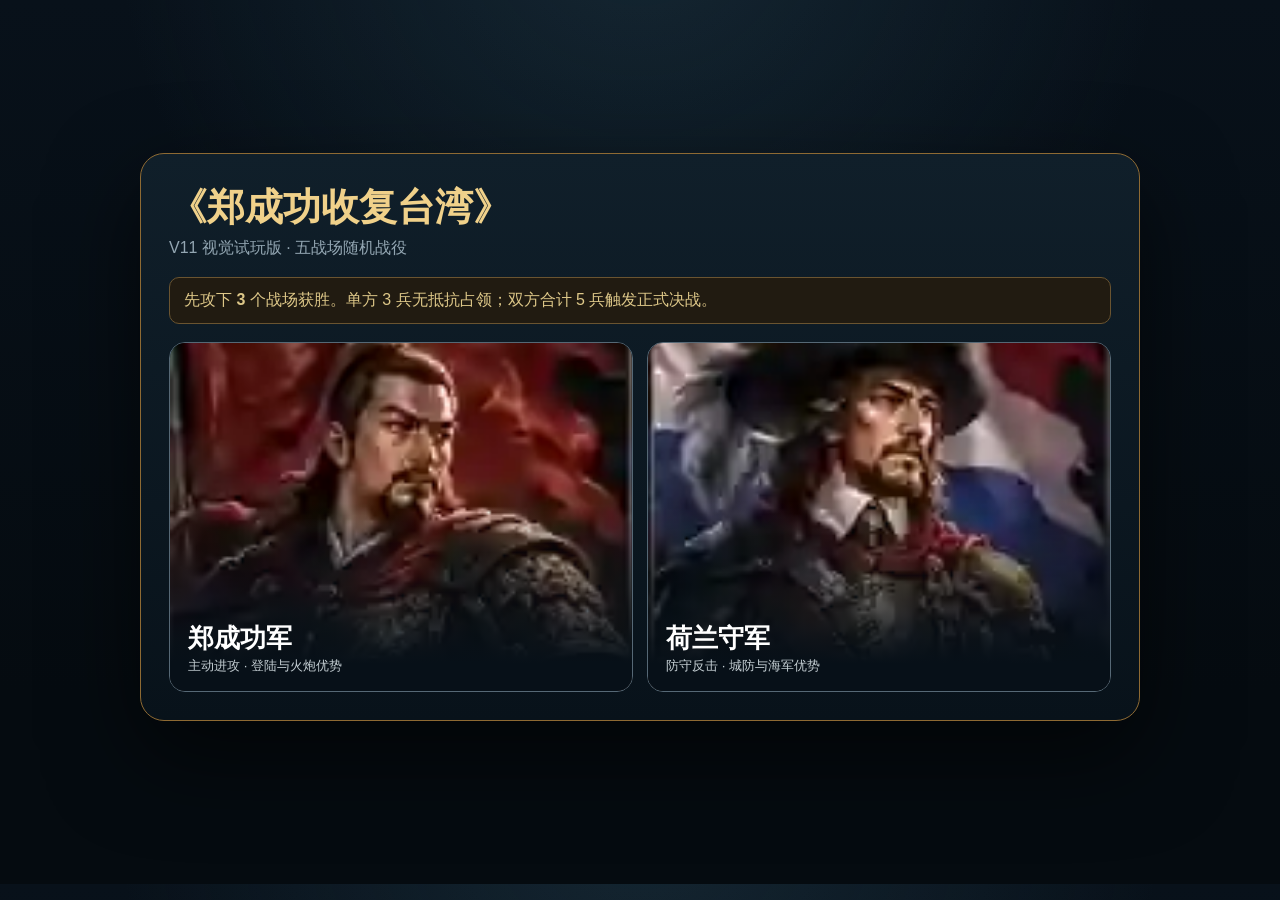
<file: index.html>
<!DOCTYPE html>
<html lang="zh-CN">
<head>
<meta charset="UTF-8">
<meta name="viewport" content="width=device-width,initial-scale=1,viewport-fit=cover">
<title>郑成功收复台湾｜V11 视觉试玩版</title>
<link rel="stylesheet" href="style.css">
</head>
<body>
<div class="app-shell">
<section id="startScreen" class="start-screen">
  <div class="start-card">
    <div class="start-title">《郑成功收复台湾》</div>
    <div class="start-sub">V11 视觉试玩版 · 五战场随机战役</div>
    <div class="start-rule">先攻下 <b>3</b> 个战场获胜。单方 3 兵无抵抗占领；双方合计 5 兵触发正式决战。</div>
    <div class="faction-select">
      <button class="faction-choice zheng" onclick="startGame('zheng')"><div class="start-portrait sprite" data-sprite="zheng"></div><span><b>郑成功军</b><small>主动进攻 · 登陆与火炮优势</small></span></button>
      <button class="faction-choice dutch" onclick="startGame('dutch')"><div class="start-portrait sprite" data-sprite="dutch"></div><span><b>荷兰守军</b><small>防守反击 · 城防与海军优势</small></span></button>
    </div>
  </div>
</section>

<section id="gameScreen" class="game-screen hidden">
<header class="topbar">
  <div class="brand"><div class="brand-title">郑成功收复台湾</div><div class="brand-sub">V11 视觉试玩版</div></div>
  <div id="flow" class="flow"></div>
  <div class="top-actions"><button class="ghost-btn" onclick="showRules()">怎么玩</button><button class="ghost-btn" onclick="showDecks()">牌组一览</button><button class="gold-btn" onclick="resetGame()">重新开始</button></div>
</header>

<main class="game-grid">
  <aside class="side-panel player-panel">
    <div class="panel-label">你的阵营</div>
    <div class="hero-card"><div id="playerHero" class="hero-img sprite"></div><div class="hero-gradient"></div><div class="hero-copy"><div id="playerName" class="hero-name"></div><div id="playerDesc" class="hero-desc"></div><div class="score-line"><strong id="playerScore">0 / 3</strong><span>已攻下战场</span></div></div></div>
    <div class="info-card"><h3>你的牌库</h3><p id="playerPiles"></p></div>
    <div class="info-card"><div class="icon-title"><span class="round-icon">★</span><div><h3>你的王牌</h3><p id="playerTrumpText"></p><button id="trumpBtn" class="mini-btn" onclick="toggleTrump()">发动王牌</button></div></div></div>
    <div class="info-card"><div class="icon-title"><span class="round-icon">✦</span><div><h3>你的战役奖励</h3><p id="rewardText"></p><button id="freeMoveBtn" class="mini-btn hidden" onclick="toggleFreeMove()">使用免费调动</button></div></div></div>
    <div class="info-card"><div class="icon-title"><span class="round-icon">伏</span><div><h3>你的伏兵</h3><p id="ambushText"></p></div></div></div>
  </aside>

  <section class="center-stage">
    <section class="turn-strip"><div><div id="roundText" class="turn-kicker"></div><h2 id="turnText"></h2><p id="phaseText"></p></div><div class="turn-strip-note">行动点与结束回合已移到战场下方操作栏</div></section>
    <div id="message" class="message-box"></div>
    <section id="eventBanner" class="event-banner"><div class="event-art sprite" data-sprite="event"></div><div class="event-overlay"></div><div class="event-copy"><div class="event-label">公共事件</div><h2 id="eventName"></h2><p id="eventText"></p></div><div class="event-rounds">3 / 6 / 9</div></section>
    <section class="battle-section"><div class="section-head"><div><h2>五大战场</h2><p>每局重新随机排列；调动只能前往当前画面相邻战场。</p></div><div class="route-legend">← 相邻调动 →</div></div><div id="battlefieldGrid" class="battlefield-grid"></div></section>
    <section class="center-command-bar"><div class="command-tip">请先选择战场，再从下方手牌与操作按钮执行行动。</div><div class="turn-actions action-focus"><div class="ap-box large">行动点 <strong id="apText"></strong></div><button id="endTurnBtn" class="dark-btn end-turn-prominent" onclick="endPlayerTurn()">结束回合</button></div></section>
    <section class="hand-section"><div class="section-head"><div><h2>你的手牌</h2><p>开局4张，每回合抽2张，手牌上限6张。</p></div><div id="handCount" class="hand-counter"></div></div><div id="handGrid" class="hand-grid"></div><div class="action-row"><button id="playBtn" class="action-btn primary" onclick="playSelected()">打出这张牌</button><button id="ambushBtn" class="action-btn" onclick="setAmbush()"><span class="round-icon">伏</span>设为伏兵</button><button id="moveBtn" class="action-btn" onclick="toggleMove()">调动部队</button><button id="discardBtn" class="action-btn" onclick="discardSelected()">弃牌换1张</button></div></section>
  </section>

  <aside class="side-panel ai-panel">
    <div class="panel-label">AI 对手</div>
    <div class="hero-card compact"><div id="aiHero" class="hero-img sprite"></div><div class="hero-gradient"></div><div class="hero-copy"><div id="aiName" class="hero-name"></div><div id="aiDesc" class="hero-desc"></div><div class="score-line"><strong id="aiScore">0 / 3</strong><span>已攻下战场</span></div></div></div>
    <div class="info-card"><h3>AI 状态</h3><p id="aiPiles"></p><p id="aiTrumpText"></p><p id="aiAmbushText"></p></div>
    <div class="log-card"><div class="log-head"><h3>战斗 / 行动记录</h3><span>实时</span></div><div id="logList" class="log-list"></div></div>
  </aside>
</main>
</section>
</div>

<div id="rulesModal" class="modal"><div class="modalbox"><h2>V11 试玩规则</h2><p>五个战场每局随机排列。每个战场 1 点，先拿下 3 个获胜。</p><p><b>无人防守：</b>单方正面部队达到3支，直接占领。</p><p><b>正式决战：</b>双方都有部队，合计达到5支后触发。未触发第5支的一方先有一次免费应战，再选择战法。</p><div class="rule-strip">强攻 克 固守｜固守 克 奇袭｜奇袭 克 强攻｜克制 +2</div><p>伏兵不计入3/5支触发数；第3/6/9回合翻公共事件；最多10回合。</p><button class="gold-btn" onclick="hideModal('rulesModal')">知道了</button></div></div>
<div id="deckModal" class="modal"><div class="modalbox"><h2>牌组一览</h2><div id="deckContent"></div><button class="gold-btn" onclick="hideModal('deckModal')">关闭</button></div></div>
<div id="reactionModal" class="modal"><div class="modalbox"><h2>决战前：免费应战</h2><p id="reactionText"></p><div id="reactionOptions"></div><button class="ghost-btn" onclick="skipReaction()">不应战，进入战法选择</button></div></div>
<div id="battleModal" class="modal"><div class="modalbox"><div id="battleChoice"><h2 id="battleTitle">选择决战战法</h2><div class="choice-grid"><button onclick="chooseBattleTactic('assault')"><b>强攻</b><small>克固守</small></button><button onclick="chooseBattleTactic('defend')"><b>固守</b><small>克奇袭</small></button><button onclick="chooseBattleTactic('raid')"><b>奇袭</b><small>克强攻</small></button></div><label id="arsenalLabel" class="arsenal-label"><input id="arsenalCheck" type="checkbox"> 使用军械 +2 标记</label></div><div id="battleResult" class="hidden"></div></div></div>
<div id="resultModal" class="modal"><div class="modalbox result-box"><h2 id="resultTitle"></h2><div id="resultScore" class="result-score"></div><p id="resultText"></p><button class="gold-btn" onclick="resetGame()">再玩一局</button></div></div>

<script src="sprite-data-1.js"></script>
<script src="sprite-data-2.js"></script>
<script src="sprite-data-3.js"></script>
<script src="sprite-data-4.js"></script>
<script src="engine.js"></script>
<script src="app.js"></script>
</body>
</html>
</file>
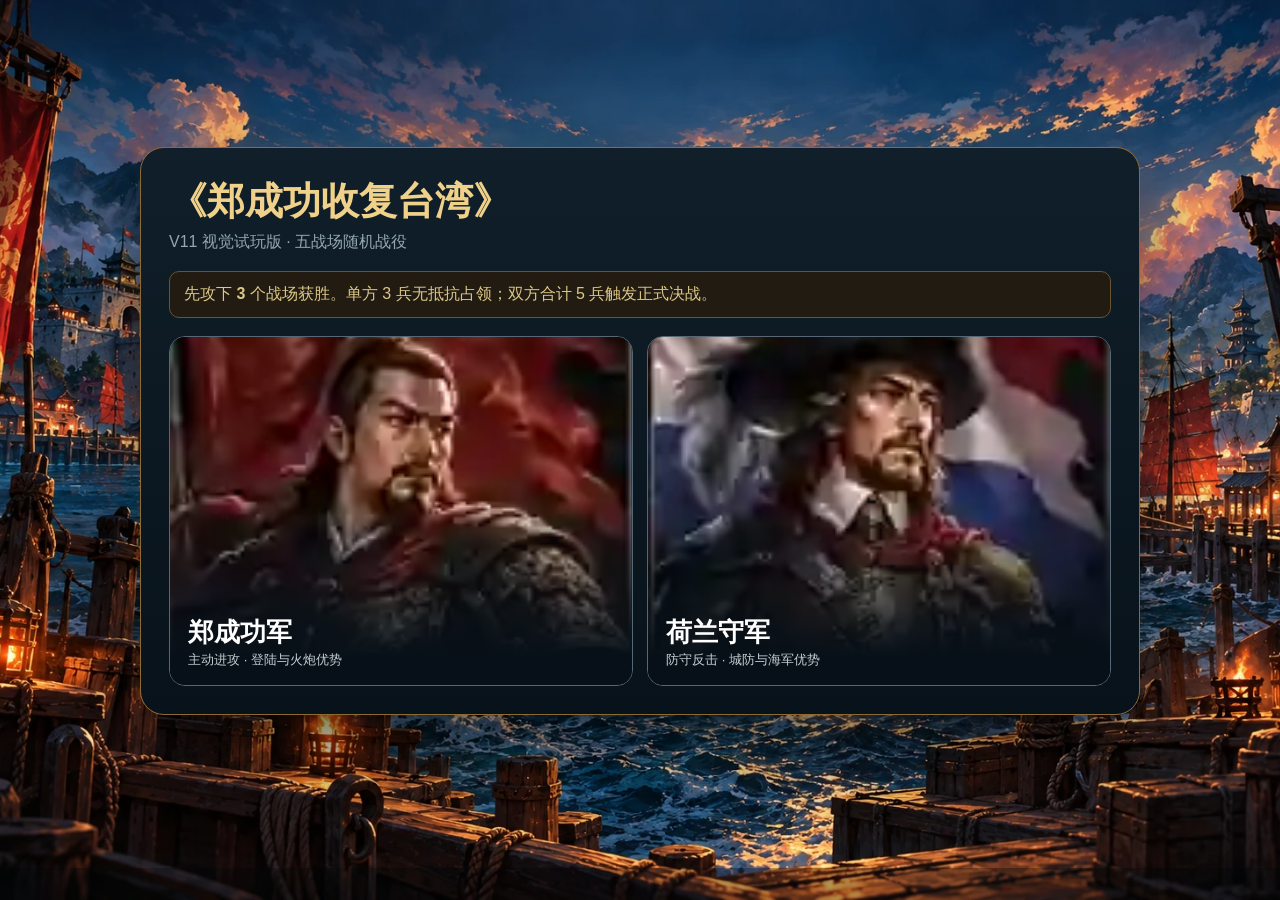
<file: v2-preview.html>
<!DOCTYPE html>
<html lang="zh-CN">
<head>
<meta charset="UTF-8">
<meta name="viewport" content="width=device-width,initial-scale=1,viewport-fit=cover">
<title>郑成功收复台湾｜V2 架构预览</title>
<link rel="stylesheet" href="style.css">
<link rel="stylesheet" href="v2-layout.css">
<link rel="stylesheet" href="v2-image-framework.css">
</head>
<body>
<div class="app-shell">
<section id="startScreen" class="start-screen">
  <div class="start-card">
    <div class="start-title">《郑成功收复台湾》</div>
    <div class="start-sub">V11 视觉试玩版 · 五战场随机战役</div>
    <div class="start-rule">先攻下 <b>3</b> 个战场获胜。单方 3 兵无抵抗占领；双方合计 5 兵触发正式决战。</div>
    <div class="faction-select">
      <button class="faction-choice zheng" onclick="startGame('zheng')"><div class="start-portrait sprite" data-sprite="zheng"></div><span><b>郑成功军</b><small>主动进攻 · 登陆与火炮优势</small></span></button>
      <button class="faction-choice dutch" onclick="startGame('dutch')"><div class="start-portrait sprite" data-sprite="dutch"></div><span><b>荷兰守军</b><small>防守反击 · 城防与海军优势</small></span></button>
    </div>
  </div>
</section>
<section id="gameScreen" class="game-screen hidden">
<header class="topbar">
  <div class="brand"><div class="brand-title">郑成功收复台湾</div><div class="brand-sub">V11 视觉试玩版</div></div>
  <div id="flow" class="flow"></div>
  <div class="top-actions"><button class="ghost-btn" onclick="showRules()">怎么玩</button><button class="ghost-btn" onclick="showDecks()">牌组一览</button><button class="gold-btn" onclick="resetGame()">重新开始</button></div>
</header>
<main class="game-grid">
  <aside class="side-panel player-panel"><div class="panel-label">你的阵营</div><div class="hero-card"><div id="playerHero" class="hero-img sprite"></div><div class="hero-gradient"></div><div class="hero-copy"><div id="playerName" class="hero-name"></div><div id="playerDesc" class="hero-desc"></div><div class="score-line"><strong id="playerScore">0 / 3</strong><span>已攻下战场</span></div></div></div><div class="info-card"><h3>你的牌库</h3><p id="playerPiles"></p></div><div class="info-card"><div class="icon-title"><span class="round-icon">★</span><div><h3>你的王牌</h3><p id="playerTrumpText"></p><button id="trumpBtn" class="mini-btn" onclick="toggleTrump()">发动王牌</button></div></div></div><div class="info-card"><div class="icon-title"><span class="round-icon">✦</span><div><h3>你的战役奖励</h3><p id="rewardText"></p><button id="freeMoveBtn" class="mini-btn hidden" onclick="toggleFreeMove()">使用免费调动</button></div></div></div><div class="info-card"><div class="icon-title"><span class="round-icon">伏</span><div><h3>你的伏兵</h3><p id="ambushText"></p></div></div></div></aside>
  <section class="center-stage"><section class="turn-strip"><div><div id="roundText" class="turn-kicker"></div><h2 id="turnText"></h2><p id="phaseText"></p></div><div class="turn-strip-note">行动点与结束回合已移到战场下方操作栏</div></section><div id="message" class="message-box"></div><section id="eventBanner" class="event-banner"><div class="event-art sprite" data-sprite="event"></div><div class="event-overlay"></div><div class="event-copy"><div class="event-label">公共事件</div><h2 id="eventName"></h2><p id="eventText"></p></div><div class="event-rounds">3 / 6 / 9</div></section><section class="battle-section"><div class="section-head"><div><h2>五大战场</h2><p>每局重新随机排列；调动只能前往当前画面相邻战场。</p></div><div class="route-legend">← 相邻调动 →</div></div><div id="battlefieldGrid" class="battlefield-grid"></div></section><section class="center-command-bar"><div class="command-tip">请先选择战场，再从下方手牌与操作按钮执行行动。</div><div class="turn-actions action-focus"><div class="ap-box large">行动点 <strong id="apText"></strong></div><button id="endTurnBtn" class="dark-btn end-turn-prominent" onclick="endPlayerTurn()">结束回合</button></div></section><section class="hand-section"><div class="section-head"><div><h2>你的手牌</h2><p>开局4张，每回合抽2张，手牌上限6张。</p></div><div id="handCount" class="hand-counter"></div></div><div id="handGrid" class="hand-grid"></div><div class="action-row"><button id="playBtn" class="action-btn primary" onclick="playSelected()">打出这张牌</button><button id="ambushBtn" class="action-btn" onclick="setAmbush()"><span class="round-icon">伏</span>设为伏兵</button><button id="moveBtn" class="action-btn" onclick="toggleMove()">调动部队</button><button id="discardBtn" class="action-btn" onclick="discardSelected()">弃牌换1张</button></div></section></section>
  <aside class="side-panel ai-panel"><div class="panel-label">AI 对手</div><div class="hero-card compact"><div id="aiHero" class="hero-img sprite"></div><div class="hero-gradient"></div><div class="hero-copy"><div id="aiName" class="hero-name"></div><div id="aiDesc" class="hero-desc"></div><div class="score-line"><strong id="aiScore">0 / 3</strong><span>已攻下战场</span></div></div></div><div class="info-card"><h3>AI 状态</h3><p id="aiPiles"></p><p id="aiTrumpText"></p><p id="aiAmbushText"></p></div><div class="log-card"><div class="log-head"><h3>战斗 / 行动记录</h3><span>实时</span></div><div id="logList" class="log-list"></div></div></aside>
</main></section></div>
<div id="rulesModal" class="modal"><div class="modalbox"><h2>V11 试玩规则</h2><p>五个战场每局随机排列。每个战场 1 点，先拿下 3 个获胜。</p><p><b>无人防守：</b>单方正面部队达到3支，直接占领。</p><p><b>正式决战：</b>双方都有部队，合计达到5支后触发。未触发第5支的一方先有一次免费应战，再选择战法。</p><div class="rule-strip">强攻 克 固守｜固守 克 奇袭｜奇袭 克 强攻｜克制 +2</div><p>伏兵不计入3/5支触发数；第3/6/9回合翻公共事件；最多10回合。</p><button class="gold-btn" onclick="hideModal('rulesModal')">知道了</button></div></div>
<div id="deckModal" class="modal"><div class="modalbox"><h2>牌组一览</h2><div id="deckContent"></div><button class="gold-btn" onclick="hideModal('deckModal')">关闭</button></div></div>
<div id="reactionModal" class="modal"><div class="modalbox"><h2>决战前：免费应战</h2><p id="reactionText"></p><div id="reactionOptions"></div><button class="ghost-btn" onclick="skipReaction()">不应战，进入战法选择</button></div></div>
<div id="battleModal" class="modal"><div class="modalbox"><div id="battleChoice"><h2 id="battleTitle">选择决战战法</h2><div class="choice-grid"><button onclick="chooseBattleTactic('assault')"><b>强攻</b><small>克固守</small></button><button onclick="chooseBattleTactic('defend')"><b>固守</b><small>克奇袭</small></button><button onclick="chooseBattleTactic('raid')"><b>奇袭</b><small>克强攻</small></button></div><label id="arsenalLabel" class="arsenal-label"><input id="arsenalCheck" type="checkbox"> 使用军械 +2 标记</label></div><div id="battleResult" class="hidden"></div></div></div>
<div id="resultModal" class="modal"><div class="modalbox result-box"><h2 id="resultTitle"></h2><div id="resultScore" class="result-score"></div><p id="resultText"></p><button class="gold-btn" onclick="resetGame()">再玩一局</button></div></div>
<script src="sprite-data-1.js"></script><script src="sprite-data-2.js"></script><script src="sprite-data-3.js"></script><script src="sprite-data-4.js"></script><script src="engine.js"></script><script src="app.js"></script>
</body></html>
</file>
<file: style.css>
:root{--bg:#071019;--panel:#0d1823;--panel2:#101e2a;--line:#70562a;--line2:#34495a;--gold:#d4af62;--gold2:#f0d18a;--red:#8f261f;--blue:#163a5c;--paper:#e9dcc3;--text:#f4efe5;--muted:#9fb0bc}
*{box-sizing:border-box}body{margin:0;background:radial-gradient(circle at 50% -10%,rgba(41,74,91,.38),transparent 45%),linear-gradient(180deg,#08111a,#050b10 78%);color:var(--text);font-family:-apple-system,BlinkMacSystemFont,"Segoe UI","PingFang SC","Microsoft YaHei",sans-serif}.hidden{display:none!important}button{font:inherit}.app-shell{padding:14px 18px 24px;max-width:1920px;margin:auto}.start-screen{min-height:94vh;display:grid;place-items:center}.start-card{width:min(1000px,94vw);background:linear-gradient(180deg,#101f2a,#08121a);border:1px solid #8e6a33;border-radius:24px;padding:28px;box-shadow:0 35px 90px #0009}.start-title{font:900 38px serif;color:#f0d18a}.start-sub{color:#93a6b2;margin-top:5px}.start-rule{margin:18px 0;padding:12px 14px;background:#211b11;border:1px solid #6a5430;border-radius:10px;color:#ddc788}.faction-select{display:grid;grid-template-columns:1fr 1fr;gap:14px}.faction-choice{height:350px;border-radius:16px;overflow:hidden;border:1px solid #566875;background:#0a141c;color:white;position:relative;cursor:pointer;padding:0;text-align:left}.start-portrait{position:absolute;inset:0}.faction-choice img{width:100%;height:100%;object-fit:cover}.faction-choice:after{content:"";position:absolute;inset:0;background:linear-gradient(180deg,transparent 45%,#071018 92%)}.faction-choice span{position:absolute;z-index:2;left:18px;right:18px;bottom:16px}.faction-choice b{display:block;font-size:26px}.faction-choice small{color:#c4ced3}.topbar{height:84px;display:grid;grid-template-columns:290px 1fr 310px;align-items:center;gap:18px;border:1px solid rgba(212,175,98,.38);border-radius:14px;padding:0 18px;background:linear-gradient(180deg,rgba(18,34,46,.96),rgba(7,16,25,.96));box-shadow:0 12px 40px #0008}.brand-title{font-size:27px;font-weight:900;letter-spacing:2px;color:#f0d18a}.brand-sub{font-size:12px;color:#91a2ae;margin-top:4px}.flow{display:flex;justify-content:center;gap:8px}.flow-step{padding:8px 11px;min-width:118px;border:1px solid #395064;border-radius:8px;background:#0a141d;color:#7f929f;font-size:11px}.flow-step b{display:block}.flow-step.active{border-color:#b88b3e;color:#fff;background:#271f12}.top-actions{display:flex;justify-content:flex-end;gap:8px}.ghost-btn,.gold-btn,.dark-btn,.mini-btn{border-radius:9px;padding:9px 12px;cursor:pointer;color:#fff;border:1px solid #405565;background:#12202b}.gold-btn{border-color:#9b773a;background:linear-gradient(#725a2c,#4a391c);color:#f7dfaa}.mini-btn{font-size:10px;padding:6px 8px;margin-top:5px}.game-grid{margin-top:12px;display:grid;grid-template-columns:270px minmax(0,1fr) 270px;gap:12px}.side-panel,.center-stage>section,.message-box{border:1px solid rgba(122,96,51,.78);border-radius:14px;background:linear-gradient(180deg,rgba(14,28,39,.98),rgba(7,16,23,.98));box-shadow:0 16px 38px #0006}.side-panel{padding:12px;min-height:860px;overflow:auto}.panel-label{font-weight:700;font-size:13px;color:#d8ba79;margin:2px 0 10px}.hero-card{height:360px;position:relative;overflow:hidden;border-radius:12px;border:1px solid #9a7338;background:#0a1117}.hero-card.compact{height:310px}.hero-img{width:100%;height:100%;object-fit:cover;object-position:center top}.hero-flag{position:absolute;right:-35px;bottom:100px;width:72%;height:55%;object-fit:cover;opacity:.34;mix-blend-mode:screen}.hero-gradient{position:absolute;inset:0;background:linear-gradient(180deg,transparent 35%,rgba(3,9,14,.55) 55%,#071018 90%)}.hero-copy{position:absolute;left:14px;right:14px;bottom:14px}.hero-name{font-size:25px;font-weight:900}.hero-desc{font-size:11px;color:#c2ccd2}.score-line{display:flex;align-items:end;gap:9px;margin-top:8px}.score-line strong{font-size:36px;color:#e98574}.ai-panel .score-line strong{color:#85b7dc}.score-line span{font-size:11px;color:#aebac1;margin-bottom:5px}.info-card,.log-card{border:1px solid #3b4e59;border-radius:10px;background:#0a141c;padding:10px;margin-top:9px}.info-card h3,.log-card h3{font-size:13px;margin:0 0 7px;color:#f0d18a}.info-card p{font-size:11px;line-height:1.55;color:#b9c6cc;margin:4px 0}.icon-title{display:flex;gap:9px;align-items:flex-start}.icon-title img{width:42px;height:42px;object-fit:cover;border-radius:50%;border:1px solid #8a6b35}.center-stage{display:flex;flex-direction:column;gap:10px}.turn-strip{min-height:92px;padding:14px 18px;display:flex;justify-content:space-between;align-items:center}.turn-kicker{font-size:11px;color:#c2a45f}.turn-strip h2{margin:2px 0;font-size:24px}.turn-strip p{margin:0;font-size:11px;color:#92a3ae}.turn-strip-note{font-size:12px;color:#c9aa66;border:1px dashed #6a5430;border-radius:999px;padding:8px 12px;background:#0b141d}.turn-actions{display:flex;align-items:center;gap:10px}.ap-box{border:1px solid #8d6b35;border-radius:9px;padding:10px 13px;background:#211b10;font-size:12px}.ap-box strong{font-size:19px;color:#f0d18a}.ap-box.large{padding:14px 18px;font-size:14px;min-width:140px;text-align:center;background:linear-gradient(180deg,#271f12,#181108)}.ap-box.large strong{display:block;font-size:28px;line-height:1.1;margin-top:2px}.message-box{padding:10px 13px;min-height:44px;font-size:12px}.event-banner{height:132px;position:relative;overflow:hidden}.event-art{position:absolute;inset:0}.event-banner img{width:100%;height:100%;object-fit:cover}.event-overlay{position:absolute;inset:0;background:linear-gradient(90deg,rgba(5,12,18,.95),rgba(5,12,18,.55) 42%,rgba(5,12,18,.12) 72%,rgba(5,12,18,.72))}.event-copy{position:absolute;left:20px;top:18px}.event-label{font-weight:700;font-size:12px;color:#e6c46f}.event-copy h2{font-size:23px;margin:4px 0}.event-copy p{margin:0;font-size:11px;color:#d2d9dc}.event-rounds{position:absolute;right:14px;top:12px;background:#0a1119cc;border:1px solid #8b6b37;border-radius:6px;padding:5px 8px;font-size:10px;color:#e0c174}.battle-section,.hand-section,.center-command-bar{padding:12px}.section-head{display:flex;justify-content:space-between;align-items:end;margin-bottom:9px}.section-head h2{font-size:17px;margin:0}.section-head p{font-size:10px;color:#8fa0ac;margin:3px 0 0}.route-legend,.hand-counter{font-size:10px;color:#c9aa66;border:1px solid #6a5430;border-radius:999px;padding:6px 9px}.center-command-bar{display:flex;justify-content:space-between;align-items:center;gap:12px;background:linear-gradient(180deg,rgba(18,27,37,.98),rgba(11,18,24,.98));border:1px solid rgba(156,119,58,.88);border-radius:14px;box-shadow:0 12px 30px #0005}.command-tip{font-size:13px;color:#d9e4ea;line-height:1.5}.action-focus{margin-left:auto}.end-turn-prominent{padding:16px 28px;min-width:160px;font-size:20px;font-weight:800;border:1px solid #c09343;background:linear-gradient(180deg,#9c2b22,#661810);color:#fff3d0;box-shadow:0 0 0 2px rgba(240,209,138,.12),0 10px 18px rgba(0,0,0,.32)}.end-turn-prominent:disabled{opacity:.45;filter:saturate(.6);box-shadow:none}.battlefield-grid{display:grid;grid-template-columns:repeat(5,minmax(0,1fr));gap:7px}.battle-card{min-height:330px;border:1px solid #526471;border-radius:11px;overflow:hidden;background:#0c1820;cursor:pointer;transition:.15s}.battle-card:hover,.battle-card.selected{transform:translateY(-3px);border-color:#d4af62;box-shadow:0 10px 28px #0009}.battle-card.resolved{opacity:.74}.battle-image{height:110px;position:relative}.battle-image img{width:100%;height:100%;object-fit:cover}.battle-index{position:absolute;top:7px;left:7px;width:24px;height:24px;border-radius:50%;display:grid;place-items:center;background:#071018dd;border:1px solid #d4af62;color:#f0d18a;font-size:10px}.battle-body{padding:9px}.battle-title{display:flex;justify-content:space-between;align-items:center}.battle-title h3{font-size:16px;margin:0}.point-tag{font-size:9px;border:1px solid #88703d;border-radius:99px;padding:3px 6px;color:#d9be79}.battle-body p{font-size:10px;line-height:1.45;color:#aebdc4;margin:7px 0}.reward-box{padding:7px;border:1px solid #695833;border-radius:7px;background:#211b11;color:#dac382;font-size:9px;line-height:1.45}.state-box{margin-top:7px;padding:7px;border:1px solid #384b57;border-radius:7px;font-size:9px;color:#c4d0d5}.army-row{display:flex;justify-content:space-between;margin-top:7px;font-size:9px}.unit-pills{display:flex;gap:3px;flex-wrap:wrap;min-height:18px;margin-top:3px}.pill{border:0;border-radius:5px;padding:3px 5px;font-size:8px;color:#fff}.pill.zheng{background:#76392f}.pill.dutch{background:#2c5675}.pill.moveable{outline:1px solid #e4c06b;cursor:pointer}.tags{display:flex;gap:3px;flex-wrap:wrap;margin-top:5px}.tag{border:1px solid #5a6670;border-radius:5px;padding:3px 4px;font-size:8px}.hand-grid{display:grid;grid-template-columns:repeat(6,minmax(0,1fr));gap:8px}.hand-card{height:205px;border-radius:10px;overflow:hidden;border:2px solid transparent;background:#1b1811;cursor:pointer;position:relative}.hand-card:hover,.hand-card.selected{border-color:#e1b95e;transform:translateY(-4px)}.card-art{position:absolute;inset:0}.hand-card img{width:100%;height:100%;object-fit:cover}.hand-card:after{content:"";position:absolute;inset:0;background:linear-gradient(180deg,transparent 45%,rgba(2,7,11,.2),rgba(2,7,11,.92))}.card-copy{position:absolute;z-index:2;left:8px;right:8px;bottom:8px}.card-copy h4{margin:0;color:white;font-size:13px}.card-copy p{font-size:9px;color:#d2d7da;margin:3px 0 0}.action-row{display:grid;grid-template-columns:repeat(4,1fr);gap:7px;margin-top:9px}.action-btn{height:52px;border-radius:9px;border:1px solid #51636e;background:#111d26;color:#dfe7e9;cursor:pointer;display:flex;align-items:center;justify-content:center;gap:8px}.action-btn.primary{background:linear-gradient(#855f2a,#513917);border-color:#c09343;color:#ffe4a3}.action-btn:disabled,.dark-btn:disabled,.mini-btn:disabled{opacity:.35;cursor:not-allowed}.action-btn img{width:30px;height:30px;border-radius:50%;object-fit:cover}.log-card{height:410px}.log-head{display:flex;justify-content:space-between;align-items:center;border-bottom:1px solid #31434e;padding-bottom:7px}.log-list{font-size:10px;line-height:1.55;color:#aab8c0;max-height:350px;overflow:auto}.log-list p{border-bottom:1px solid #1d2c36;padding:7px 0;margin:0}.modal{position:fixed;inset:0;background:#000c;display:none;place-items:center;padding:16px;z-index:50}.modal.show{display:grid}.modalbox{width:min(720px,95vw);max-height:90vh;overflow:auto;background:#13212b;border:1px solid #8b6b37;border-radius:16px;padding:18px}.modalbox h2{margin-top:0}.rule-strip{padding:10px;border:1px solid #7a6136;background:#211a10;border-radius:8px;color:#e0c27c}.choice-grid{display:grid;grid-template-columns:repeat(3,1fr);gap:9px;margin:14px 0}.choice-grid button{padding:18px;border-radius:10px;border:1px solid #566976;background:#0e1820;color:white;cursor:pointer}.choice-grid button b{display:block;font-size:20px}.choice-grid button small{color:#9eb0bb}.arsenal-label{display:block;padding:9px;border:1px solid #6b5933;border-radius:8px;background:#211b10}.reaction-option{display:block;width:100%;text-align:left;margin:7px 0;padding:10px;border:1px solid #596c77;background:#0d1820;color:white;border-radius:8px;cursor:pointer}.battle-result-card{padding:12px;border:1px solid #3f535f;border-radius:10px;background:#0c171e;line-height:1.7}.result-box{text-align:center}.result-score{font-size:44px;font-weight:900;color:#f0d18a}.deck-columns{display:grid;grid-template-columns:1fr 1fr;gap:12px}.deck-list{border:1px solid #344954;border-radius:10px;padding:10px}.deck-list h3{color:#f0d18a}.deck-list p{font-size:11px;color:#c3ced3}
@media(max-width:1250px){body{min-width:1050px}.game-grid{grid-template-columns:235px minmax(0,1fr) 235px}.topbar{grid-template-columns:250px 1fr 250px}.flow-step{min-width:95px}.hand-grid{grid-template-columns:repeat(3,1fr)}.center-command-bar{flex-direction:column;align-items:stretch}.action-focus{margin-left:0;justify-content:space-between}}
.round-icon{width:42px;height:42px;border-radius:50%;display:grid;place-items:center;border:1px solid #8a6b35;background:#211b10;color:#e6c46f;font-weight:900}
</file>
<file: v2-layout.css>
/* V2 round 2 layout preview: calibrated against 1535x1024 visual master. Gameplay logic unchanged. */
:root{--v2-gold:#d2a14f;--v2-gold-hi:#f1cf79;--v2-navy:#07131d;--v2-navy2:#0b1d29;--v2-paper:#ecd7ac;--v2-ink:#2b1a11;--v2-red:#a4251b;--frame:#8a642c;--frame-hi:#e6bd62}
*{box-sizing:border-box}
html,body{min-width:1180px;background:#061018}
body{position:relative;overflow-x:auto}
body:before{content:"";position:fixed;inset:0;pointer-events:none;background:radial-gradient(ellipse at 50% -8%,rgba(74,117,137,.26),transparent 45%),linear-gradient(180deg,#08141d 0,#061018 58%,#03080c 100%);z-index:-3}
body:after{content:"";position:fixed;left:0;right:0;bottom:0;height:210px;pointer-events:none;background:linear-gradient(180deg,transparent,rgba(1,5,8,.28) 24%,rgba(1,5,8,.86)),radial-gradient(ellipse at 15% 100%,rgba(145,78,28,.22),transparent 42%),radial-gradient(ellipse at 88% 100%,rgba(145,78,28,.18),transparent 40%);z-index:-2}
.app-shell{width:min(1535px,100%);max-width:1535px;margin:0 auto;padding:8px 10px 14px}
.game-screen{position:relative}
.game-screen:before{content:"";position:absolute;inset:78px 0 0;pointer-events:none;border-left:1px solid rgba(212,175,98,.16);border-right:1px solid rgba(212,175,98,.16);box-shadow:inset 16px 0 28px rgba(0,0,0,.22),inset -16px 0 28px rgba(0,0,0,.22);z-index:0}
.topbar,.game-grid{position:relative;z-index:1}
.topbar{height:76px;display:grid;grid-template-columns:280px minmax(470px,1fr) 310px;align-items:center;gap:12px;padding:0 14px;border-radius:10px;border:1px solid #805f2b;background:linear-gradient(180deg,#102635 0,#07131d 100%);box-shadow:0 8px 22px #0008,inset 0 1px 0 #ffffff0e;position:relative;overflow:hidden}
.topbar:after{content:"";position:absolute;inset:0;background-image:url('assets/ui/gold-frame.svg');background-size:100% 100%;pointer-events:none;opacity:.72}
.brand-title{font-family:STKaiti,KaiTi,"Noto Serif SC",serif;font-size:29px;letter-spacing:1px;color:#f4d17a;text-shadow:0 2px 0 #3d240c}.brand-sub{font-size:11px;color:#d6c099}
.flow{display:flex;justify-content:center;gap:6px}.flow-step{height:44px;min-width:100px;padding:6px 10px;border-radius:7px;background:#0a1a25;border:1px solid #3f5565;color:#8799a5;font-size:11px}.flow-step.active{background:linear-gradient(180deg,#4a3214,#2d1d0b);border-color:#cf9239;box-shadow:0 0 0 1px #f0be5b55,inset 0 0 18px #f0a92816}.flow-step span{font-size:10px}.flow-step b{font-size:11px}
.top-actions{display:flex;justify-content:flex-end;gap:7px}.ghost-btn,.gold-btn{height:40px;padding:0 13px;border-radius:8px}.gold-btn{background:linear-gradient(#80612e,#4d3719);border-color:#b98c3d}
.game-grid{margin-top:9px;display:grid;grid-template-columns:220px minmax(0,1fr) 220px;gap:9px;align-items:stretch}
.side-panel,.center-stage>section,.message-box{border:1px solid #7b5a27;border-radius:10px;background:linear-gradient(180deg,#0c1c27,#06121a);box-shadow:0 8px 22px #0007}
.side-panel{padding:8px;min-height:915px;overflow:hidden;position:relative}.side-panel:before{content:"";position:absolute;inset:0;pointer-events:none;border:1px solid rgba(226,184,93,.14);box-shadow:inset 0 0 36px rgba(0,0,0,.28)}.side-panel>*{position:relative;z-index:1}.panel-label{margin:2px 2px 7px;font-size:12px;color:#f0ce78}
.hero-card{height:325px;position:relative;overflow:hidden;border-radius:9px;border-color:#a1702f}.hero-card.compact{height:325px}.hero-copy{left:12px;right:12px;bottom:12px}.hero-name{font-size:24px}.hero-desc{font-size:10px}.score-line strong{font-size:34px}.score-line span{font-size:10px}
.info-card,.log-card{margin-top:7px;padding:9px;border-radius:8px;background:#081720;border-color:#344b58}.info-card h3,.log-card h3{font-size:12px}.info-card p{font-size:10px;line-height:1.45}.round-icon{width:38px;height:38px}.mini-btn{font-size:9px;padding:5px 7px}.log-card{height:412px}.log-list{max-height:352px;font-size:9px}
.center-stage{display:flex;flex-direction:column;gap:8px}
.turn-strip{min-height:96px;padding:12px 16px;display:flex;justify-content:space-between;align-items:center;color:var(--v2-ink);background-image:url('assets/ui/parchment.svg')!important;background-size:100% 100%!important;border:0!important;box-shadow:0 5px 16px #0006!important}.turn-kicker{color:#74511e}.turn-strip h2{font-family:STKaiti,KaiTi,"Noto Serif SC",serif;font-size:28px;color:#591b13}.turn-strip p{font-size:12px;color:#5c4632}.turn-strip-note{max-width:390px;color:#5a3a14;border-color:#a87b35;background:#f4e4c2aa;font-size:11px}
.message-box{min-height:38px;padding:9px 13px;font-size:11px;border-radius:8px;background:#07151e}
.event-banner{height:100px;border-radius:9px!important;position:relative;overflow:hidden}.event-banner:after{content:"";position:absolute;inset:0;pointer-events:none;border:1px solid rgba(236,192,92,.34);box-shadow:inset 0 0 24px rgba(0,0,0,.42)}.event-overlay{background:linear-gradient(90deg,rgba(43,10,8,.93),rgba(66,20,12,.55) 45%,rgba(4,13,19,.08) 75%,rgba(5,13,18,.5))}.event-copy{left:18px;top:14px}.event-label{font-size:13px;color:#f6d274}.event-copy h2{font-family:STKaiti,KaiTi,"Noto Serif SC",serif;font-size:25px;margin:2px 0}.event-copy p{font-size:10px}.event-rounds{right:12px;top:10px}

/* Round 2: battlefield becomes the visual focus. */
.battle-section{padding:9px 10px 10px;min-height:366px;position:relative;overflow:hidden;background:linear-gradient(180deg,#0e2632 0,#071821 100%)!important}.battle-section:before{content:"";position:absolute;inset:0;pointer-events:none;background:linear-gradient(180deg,rgba(255,255,255,.025),transparent 26%),radial-gradient(ellipse at 50% 0,rgba(74,122,139,.09),transparent 64%)}.battle-section>*{position:relative;z-index:1}.section-head{margin-bottom:7px;align-items:center}.section-head h2{font-family:STKaiti,KaiTi,"Noto Serif SC",serif;font-size:20px;color:#f0d18a}.section-head p{font-size:9px}.route-legend,.hand-counter{padding:4px 8px;font-size:9px}
.battlefield-grid{display:grid;grid-template-columns:repeat(5,minmax(0,1fr));gap:7px;align-items:stretch}.battle-card{height:320px;min-height:320px;border-radius:9px;border:1px solid #b17a31;background:#efe0bf;color:#1f160f;box-shadow:inset 0 0 0 2px #6e441a22,0 4px 12px rgba(0,0,0,.28);background-image:url('assets/ui/gold-frame.svg');background-size:100% 100%;overflow:hidden}.battle-card:hover,.battle-card.selected{border-color:#f0c35f;box-shadow:0 7px 19px #0008,0 0 0 2px #f0c35f33;transform:translateY(-2px)}.battle-card.resolved{opacity:.72}
.battle-image{height:136px;margin:5px 5px 0;border-radius:5px;overflow:hidden;border:1px solid #9c692b;position:relative;background-position:center 44%!important}.battle-image:after{content:"";position:absolute;left:0;right:0;bottom:0;height:34%;pointer-events:none;background:linear-gradient(180deg,transparent,rgba(4,10,13,.28))}.battle-index{top:8px;left:8px;width:25px;height:25px;font-size:10px;background:#07131ddd;z-index:2}.battle-body{padding:6px 8px 7px}.battle-title{min-height:25px}.battle-title h3{font-family:STKaiti,KaiTi,"Noto Serif SC",serif;font-size:18px;line-height:1;color:#22150d}.point-tag{font-size:8px;color:#5b3a13;border-color:#aa7a36;background:#f5e6c8;white-space:nowrap}.battle-body p{font-size:8px;line-height:1.18;color:#4e3f31;margin:4px 0;min-height:19px;display:-webkit-box;-webkit-line-clamp:2;-webkit-box-orient:vertical;overflow:hidden}.reward-box{padding:4px 6px;font-size:8px;line-height:1.18;background:#f7e8ca;border-color:#b88942;color:#5a3511;min-height:29px;display:flex;align-items:center}.state-box{margin-top:4px;padding:4px 6px;font-size:7.5px;line-height:1.15;color:#3d342b;background:#f7ead0;border-color:#b9a483;min-height:28px;display:flex;align-items:center}.army-row{margin-top:4px;font-size:8px;color:#33261b}.unit-pills{min-height:12px;margin-top:1px}.pill{font-size:7px;padding:2px 4px}.tag{font-size:7px;color:#4b3925;border-color:#9f8a66;background:#ead9b7}
.center-command-bar{min-height:66px;padding:9px 10px;background:linear-gradient(180deg,#0f2531,#081721);border-radius:9px;position:relative;overflow:hidden}.center-command-bar:before{content:"";position:absolute;inset:0;pointer-events:none;background:linear-gradient(90deg,rgba(0,0,0,.18),transparent 42%,rgba(118,66,22,.08))}.center-command-bar>*{position:relative;z-index:1}.command-tip{font-size:11px}.ap-box.large{min-width:105px;padding:8px 13px;border-color:#a87631;background:linear-gradient(180deg,#3c2a11,#1e1509)}.ap-box.large strong{font-size:26px}.end-turn-prominent{min-width:150px;height:54px;padding:0 22px;font-size:20px;background-image:url('assets/ui/red-button.svg');background-size:100% 100%;background-color:transparent;border:0;box-shadow:none}.end-turn-prominent:not(:disabled):hover{filter:brightness(1.08)}
.hand-section{padding:8px 10px 9px;position:relative;overflow:hidden}.hand-section:before{content:"";position:absolute;inset:0;pointer-events:none;background:linear-gradient(180deg,rgba(80,50,20,.10),transparent 34%)}.hand-section>*{position:relative;z-index:1}.hand-grid{gap:6px}.hand-card{height:160px;border-radius:7px;border-width:1px;background:#ead8b5;box-shadow:inset 0 0 0 1px #9c6f2e}.hand-card:hover,.hand-card.selected{border-color:#f1c85d;box-shadow:0 4px 15px #0008,0 0 0 2px #f1c85d55}.hand-card:after{background:linear-gradient(180deg,transparent 35%,rgba(5,7,8,.08) 58%,rgba(6,9,11,.82) 100%)}.card-copy{left:7px;right:7px;bottom:6px}.card-copy h4{font-family:STKaiti,KaiTi,"Noto Serif SC",serif;font-size:13px}.card-copy p{font-size:8px}.action-row{gap:6px;margin-top:7px}.action-btn{height:46px;border-radius:7px;font-size:13px}.action-btn.primary{background:linear-gradient(#9b2d20,#65160f);border-color:#d69a43;color:#ffe9b6}.action-row .action-btn:nth-child(2){background:#123958;border-color:#46729a}.action-row .action-btn:nth-child(3){background:#3a2b17;border-color:#9c7538}.action-row .action-btn:nth-child(4){background:#2a1e16;border-color:#6f5435}

/* Image-ready framework hooks: these containers are prepared for later WebP/SVG art replacement without changing layout. */
.topbar,.side-panel,.turn-strip,.event-banner,.battle-section,.center-command-bar,.hand-section{background-repeat:no-repeat;background-position:center;background-size:cover}

@media(max-width:1350px){html,body{min-width:1100px}.app-shell{width:1180px}.game-grid{grid-template-columns:205px minmax(0,1fr) 205px}.topbar{grid-template-columns:245px 1fr 285px}.flow-step{min-width:90px}.battle-section{min-height:348px}.battle-card{height:302px;min-height:302px}.battle-image{height:124px}.battle-title h3{font-size:17px}.hand-card{height:150px}}
</file>
<file: v2-image-framework.css>
/* V2 image framework — WebP skin layer. Gameplay layout/logic unchanged. */
html,body{background:#061018 url('assets/ui/page_bg.webp') center top/cover fixed no-repeat!important}
body:before,body:after{opacity:.18!important}

.topbar{background-image:linear-gradient(rgba(4,12,17,.12),rgba(4,12,17,.12)),url('assets/ui/top_bar_bg.webp')!important;background-color:transparent!important;background-size:100% 100%!important;background-repeat:no-repeat!important;background-position:center!important;border-color:transparent!important;box-shadow:0 8px 22px #0008!important}
.topbar:after{display:none!important}

.player-panel{background-image:linear-gradient(rgba(5,14,19,.12),rgba(5,14,19,.22)),url('assets/ui/side_panel_left.webp')!important;background-size:100% 100%!important;background-repeat:no-repeat!important;background-position:center!important;background-color:transparent!important;border-color:transparent!important}
.ai-panel{background-image:linear-gradient(rgba(5,14,19,.12),rgba(5,14,19,.22)),url('assets/ui/side_panel_right.webp')!important;background-size:100% 100%!important;background-repeat:no-repeat!important;background-position:center!important;background-color:transparent!important;border-color:transparent!important}
.side-panel:before{display:none!important}

.turn-strip{background-image:linear-gradient(rgba(255,241,205,.08),rgba(71,43,18,.08)),url('assets/ui/turn_banner_bg.webp')!important;background-size:100% 100%!important;background-repeat:no-repeat!important;background-position:center!important;border-color:transparent!important;box-shadow:0 5px 16px #0007!important}

.event-banner{background-image:linear-gradient(90deg,rgba(44,10,8,.60),rgba(12,18,22,.10) 55%,rgba(4,10,14,.30)),url('assets/ui/event_panel_bg.webp')!important;background-size:100% 100%!important;background-repeat:no-repeat!important;background-position:center!important}
.event-banner .event-art{opacity:0!important}
.event-overlay{background:linear-gradient(90deg,rgba(43,10,8,.70),rgba(66,20,12,.22) 46%,rgba(4,13,19,0) 74%,rgba(5,13,18,.25))!important}

.battle-section{background-image:linear-gradient(rgba(3,11,15,.58),rgba(3,11,15,.68)),url('assets/ui/battlefield_section_bg.webp')!important;background-size:100% 100%!important;background-repeat:no-repeat!important;background-position:center!important;background-color:transparent!important;border-color:transparent!important}
.battle-section:before{display:none!important}

.battle-card{background-image:url('assets/ui/battlefield_card_bg.webp')!important;background-size:100% 100%!important;background-repeat:no-repeat!important;background-position:center!important;background-color:#ead7ae!important;border-color:#9e6f2d!important;box-shadow:0 5px 14px rgba(0,0,0,.38)!important}
.battle-card:hover,.battle-card.selected{border-color:#f0c35f!important;box-shadow:0 8px 22px #0009,0 0 0 2px #f0c35f55!important}

.center-command-bar{background-image:linear-gradient(90deg,rgba(5,14,19,.26),rgba(5,14,19,.12)),url('assets/ui/action_bar_bg.webp')!important;background-size:100% 100%!important;background-repeat:no-repeat!important;background-position:center!important;background-color:transparent!important;border-color:#8d642b!important}
.center-command-bar:before{display:none!important}

.hand-section{background-image:linear-gradient(rgba(4,12,17,.36),rgba(4,12,17,.42)),url('assets/ui/hand_panel_bg.webp')!important;background-size:100% 100%!important;background-repeat:no-repeat!important;background-position:center!important;background-color:transparent!important;border-color:#8d642b!important}
.hand-section:before{display:none!important}

/* Disable old SVG chrome so this pass visibly uses the uploaded WebP set. */
.log-card{background:#081720!important;border-color:#40515d!important}
.ap-box.large{background:linear-gradient(180deg,rgba(51,35,14,.94),rgba(24,17,8,.94))!important;border:1px solid #a87631!important}
.end-turn-prominent{background:linear-gradient(180deg,#a73526,#65170f)!important;border:1px solid #d29a45!important;box-shadow:inset 0 1px 0 rgba(255,255,255,.16),0 5px 12px #0007!important}
.point-tag{background:#f2dfb9!important;border:1px solid #a67531!important;color:#593714!important}

/* Keep content readable over image skins. */
.info-card{background:rgba(5,17,24,.82)!important;backdrop-filter:blur(1px);border-color:#40515d!important}
.section-head h2,.section-head p,.route-legend{position:relative;z-index:2}
</file>
